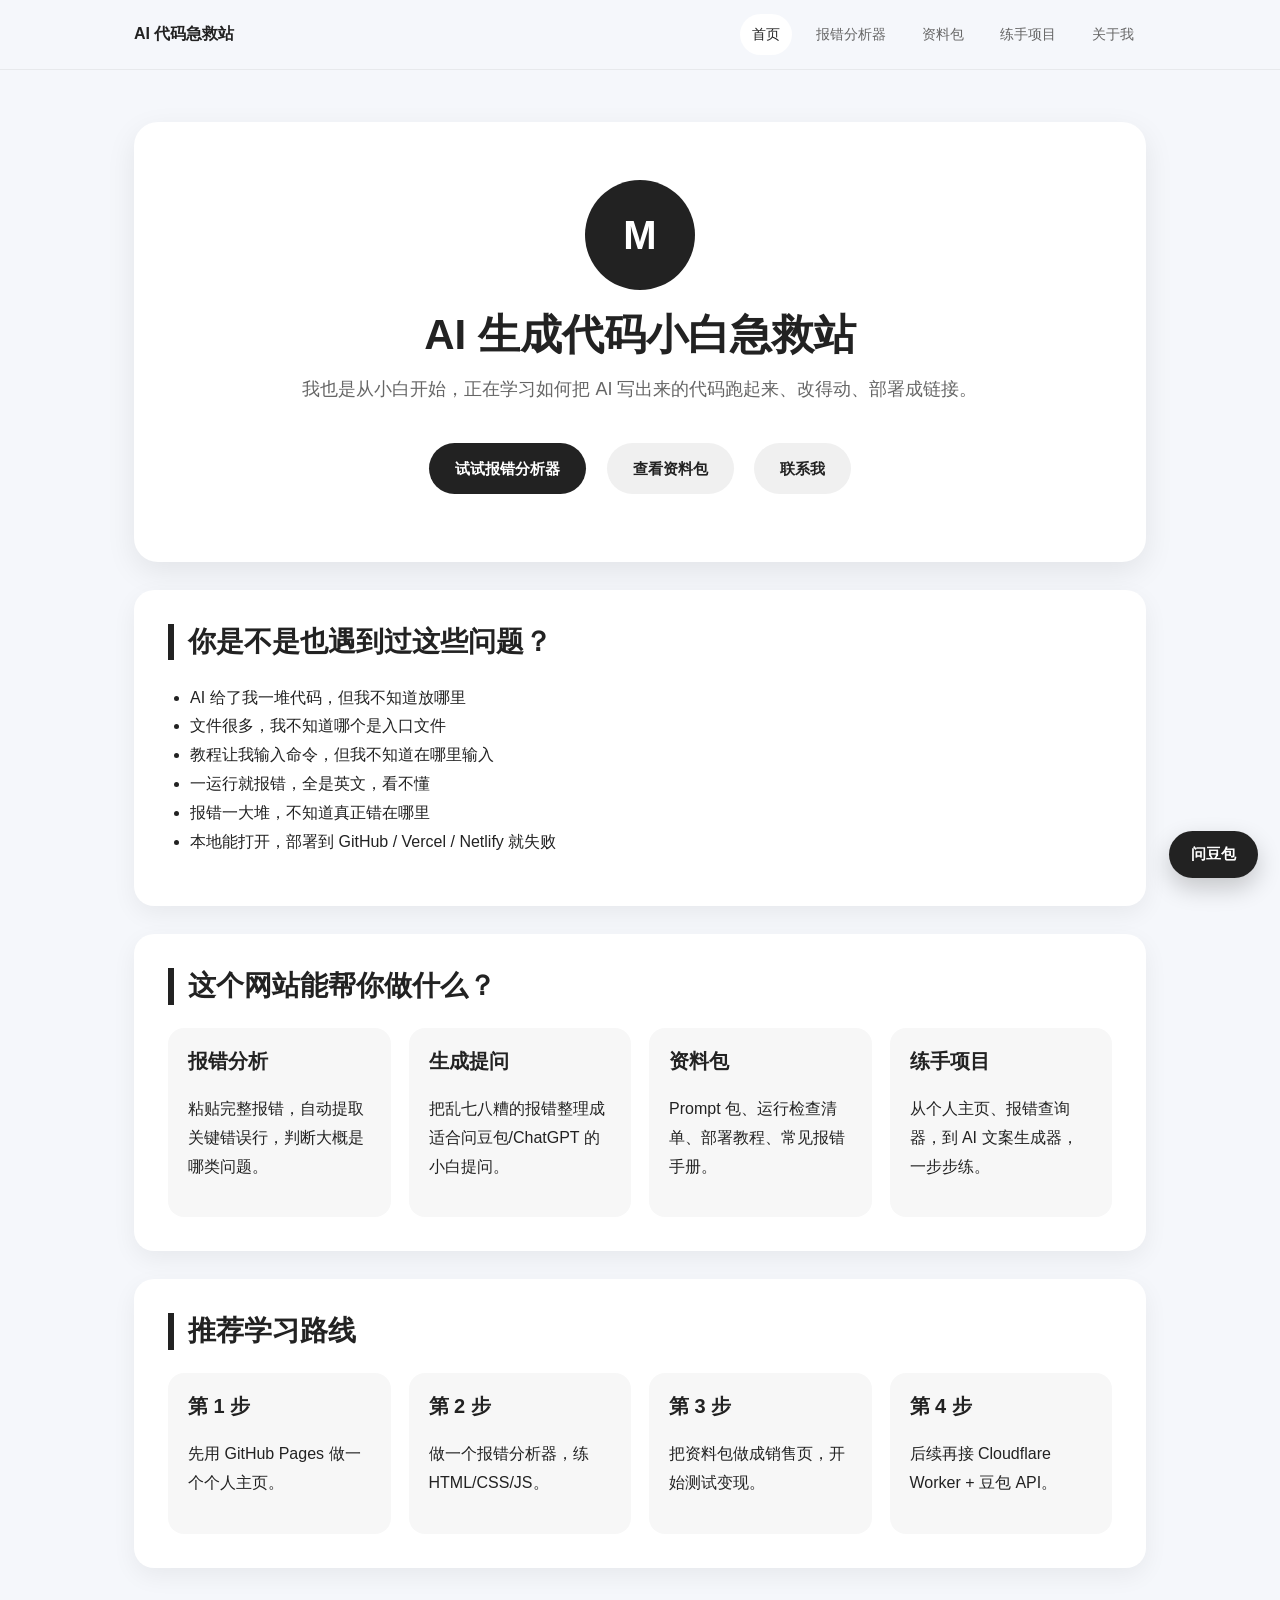
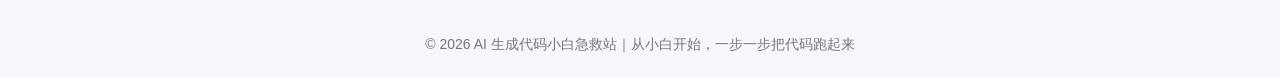
<file: index.html>
<!DOCTYPE html>
<html lang="zh-CN">
<head>
  <meta charset="UTF-8" />
  <meta name="viewport" content="width=device-width, initial-scale=1.0" />
  <title>AI 生成代码小白急救站</title>
  <link rel="stylesheet" href="style.css" />
</head>
<body>
  <header class="site-header">
    <nav class="nav">
      <a class="logo" href="index.html">AI 代码急救站</a>
      <div class="nav-links">
        <a class="active" href="index.html">首页</a>
        <a href="error.html">报错分析器</a>
        <a href="package.html">资料包</a>
        <a href="projects.html">练手项目</a>
        <a href="about.html">关于我</a>
      </div>
    </nav>
  </header>

  <main class="container">
    <section class="hero">
      <div class="avatar">M</div>
      <h1>AI 生成代码小白急救站</h1>
      <p class="subtitle">我也是从小白开始，正在学习如何把 AI 写出来的代码跑起来、改得动、部署成链接。</p>
      <a class="button" href="error.html">试试报错分析器</a>
      <a class="button secondary" href="package.html">查看资料包</a>
      <a class="button secondary" href="about.html">联系我</a>
    </section>

    <section class="section">
      <h2>你是不是也遇到过这些问题？</h2>
      <ul>
        <li>AI 给了我一堆代码，但我不知道放哪里</li>
        <li>文件很多，我不知道哪个是入口文件</li>
        <li>教程让我输入命令，但我不知道在哪里输入</li>
        <li>一运行就报错，全是英文，看不懂</li>
        <li>报错一大堆，不知道真正错在哪里</li>
        <li>本地能打开，部署到 GitHub / Vercel / Netlify 就失败</li>
      </ul>
    </section>

    <section class="section">
      <h2>这个网站能帮你做什么？</h2>
      <div class="cards">
        <div class="card">
          <h3>报错分析</h3>
          <p>粘贴完整报错，自动提取关键错误行，判断大概是哪类问题。</p>
        </div>
        <div class="card">
          <h3>生成提问</h3>
          <p>把乱七八糟的报错整理成适合问豆包/ChatGPT 的小白提问。</p>
        </div>
        <div class="card">
          <h3>资料包</h3>
          <p>Prompt 包、运行检查清单、部署教程、常见报错手册。</p>
        </div>
        <div class="card">
          <h3>练手项目</h3>
          <p>从个人主页、报错查询器，到 AI 文案生成器，一步步练。</p>
        </div>
      </div>
    </section>

    <section class="section">
      <h2>推荐学习路线</h2>
      <div class="cards">
        <div class="card"><h3>第 1 步</h3><p>先用 GitHub Pages 做一个个人主页。</p></div>
        <div class="card"><h3>第 2 步</h3><p>做一个报错分析器，练 HTML/CSS/JS。</p></div>
        <div class="card"><h3>第 3 步</h3><p>把资料包做成销售页，开始测试变现。</p></div>
        <div class="card"><h3>第 4 步</h3><p>后续再接 Cloudflare Worker + 豆包 API。</p></div>
      </div>
    </section>
  </main>

  <div class="doubao-widget">
    <button class="doubao-float-btn" onclick="toggleDoubaoBox()">问豆包</button>
    <div class="doubao-box" id="doubaoBox">
      <div class="doubao-header"><strong>豆包提问小窗</strong><button onclick="toggleDoubaoBox()">×</button></div>
      <p class="doubao-tip">把你的问题或报错粘贴进来，我帮你整理成适合问豆包的格式。</p>
      <textarea id="doubaoQuestion" class="doubao-textarea" placeholder="例如：我运行 npm run dev 报错 Module not found，不知道怎么解决..."></textarea>
      <button class="button" onclick="prepareDoubaoPrompt()">整理并复制</button>
      <button class="button secondary" onclick="openDoubao()">打开豆包</button>
      <div id="doubaoPromptBox" class="doubao-result" style="display:none;"></div>
    </div>
  </div>

  <footer class="site-footer">© 2026 AI 生成代码小白急救站｜从小白开始，一步一步把代码跑起来</footer>
  <script src="script.js"></script>
</body>
</html>
</file>
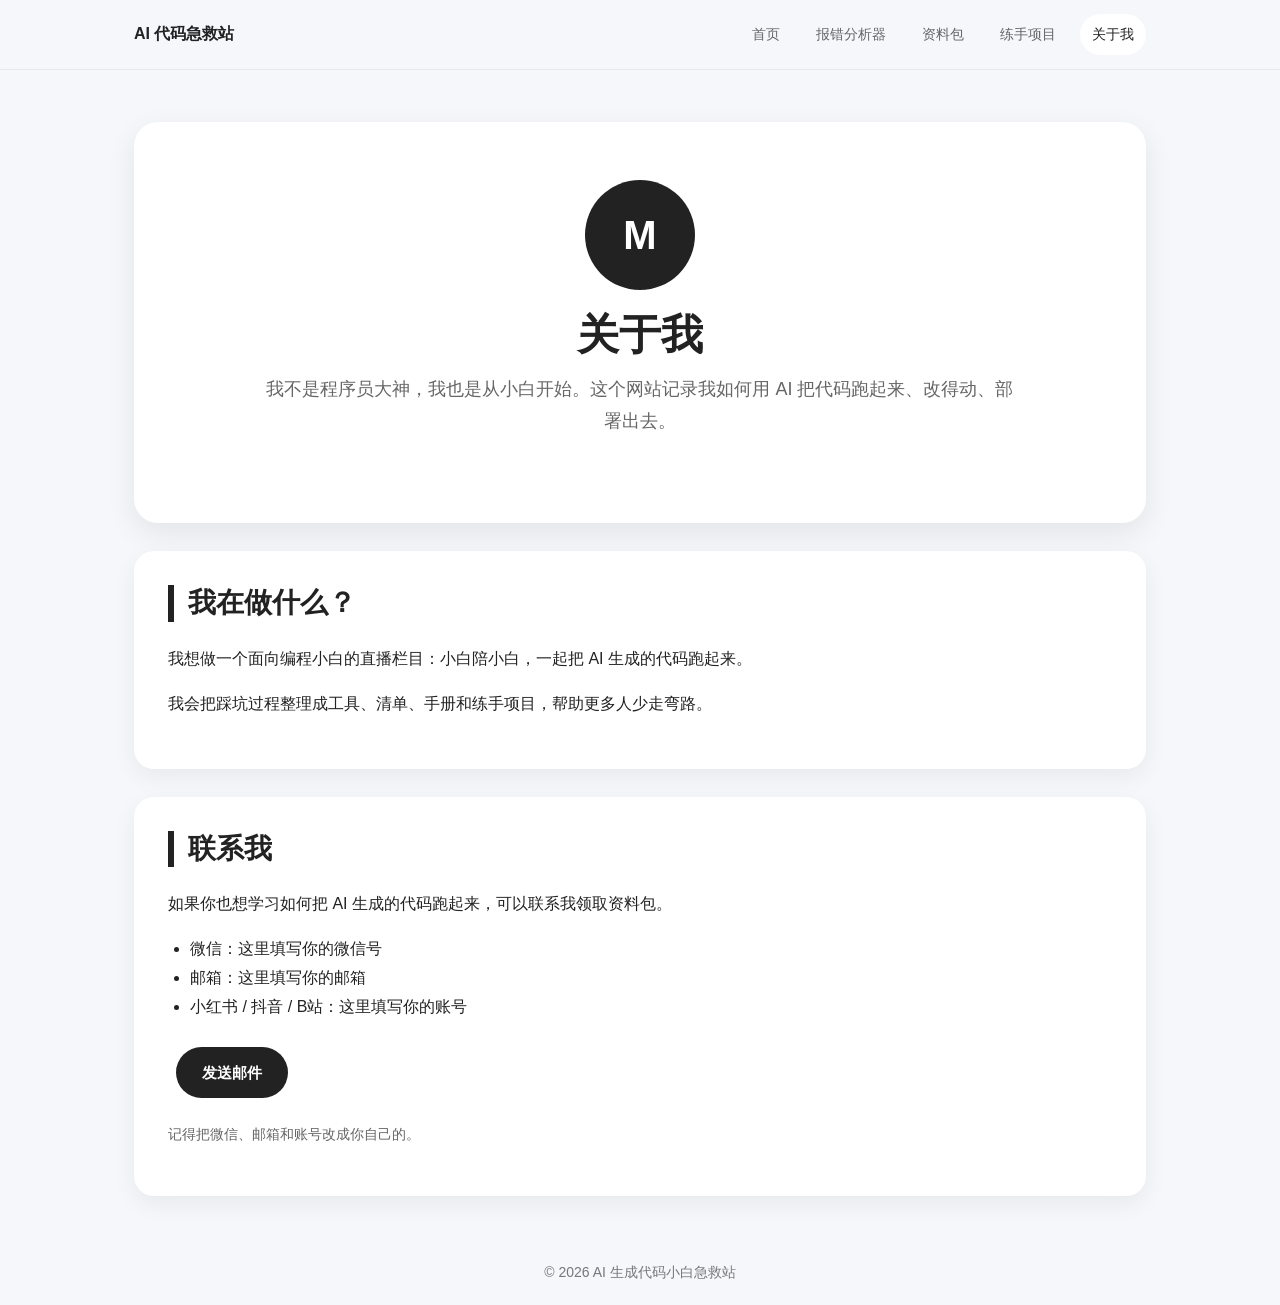
<file: about.html>
<!DOCTYPE html>
<html lang="zh-CN">
<head>
  <meta charset="UTF-8" />
  <meta name="viewport" content="width=device-width, initial-scale=1.0" />
  <title>关于我 - AI 代码急救站</title>
  <link rel="stylesheet" href="style.css" />
</head>
<body>
  <header class="site-header">
    <nav class="nav">
      <a class="logo" href="index.html">AI 代码急救站</a>
      <div class="nav-links">
        <a href="index.html">首页</a>
        <a href="error.html">报错分析器</a>
        <a href="package.html">资料包</a>
        <a href="projects.html">练手项目</a>
        <a class="active" href="about.html">关于我</a>
      </div>
    </nav>
  </header>

  <main class="container">
    <section class="hero">
      <div class="avatar">M</div>
      <h1>关于我</h1>
      <p class="subtitle">我不是程序员大神，我也是从小白开始。这个网站记录我如何用 AI 把代码跑起来、改得动、部署出去。</p>
    </section>

    <section class="section">
      <h2>我在做什么？</h2>
      <p>我想做一个面向编程小白的直播栏目：小白陪小白，一起把 AI 生成的代码跑起来。</p>
      <p>我会把踩坑过程整理成工具、清单、手册和练手项目，帮助更多人少走弯路。</p>
    </section>

    <section class="section">
      <h2>联系我</h2>
      <p>如果你也想学习如何把 AI 生成的代码跑起来，可以联系我领取资料包。</p>
      <ul>
        <li>微信：这里填写你的微信号</li>
        <li>邮箱：这里填写你的邮箱</li>
        <li>小红书 / 抖音 / B站：这里填写你的账号</li>
      </ul>
      <a class="button" href="mailto:你的邮箱@example.com">发送邮件</a>
      <p class="small-text">记得把微信、邮箱和账号改成你自己的。</p>
    </section>
  </main>

  <footer class="site-footer">© 2026 AI 生成代码小白急救站</footer>
  <script src="script.js"></script>
</body>
</html>
</file>
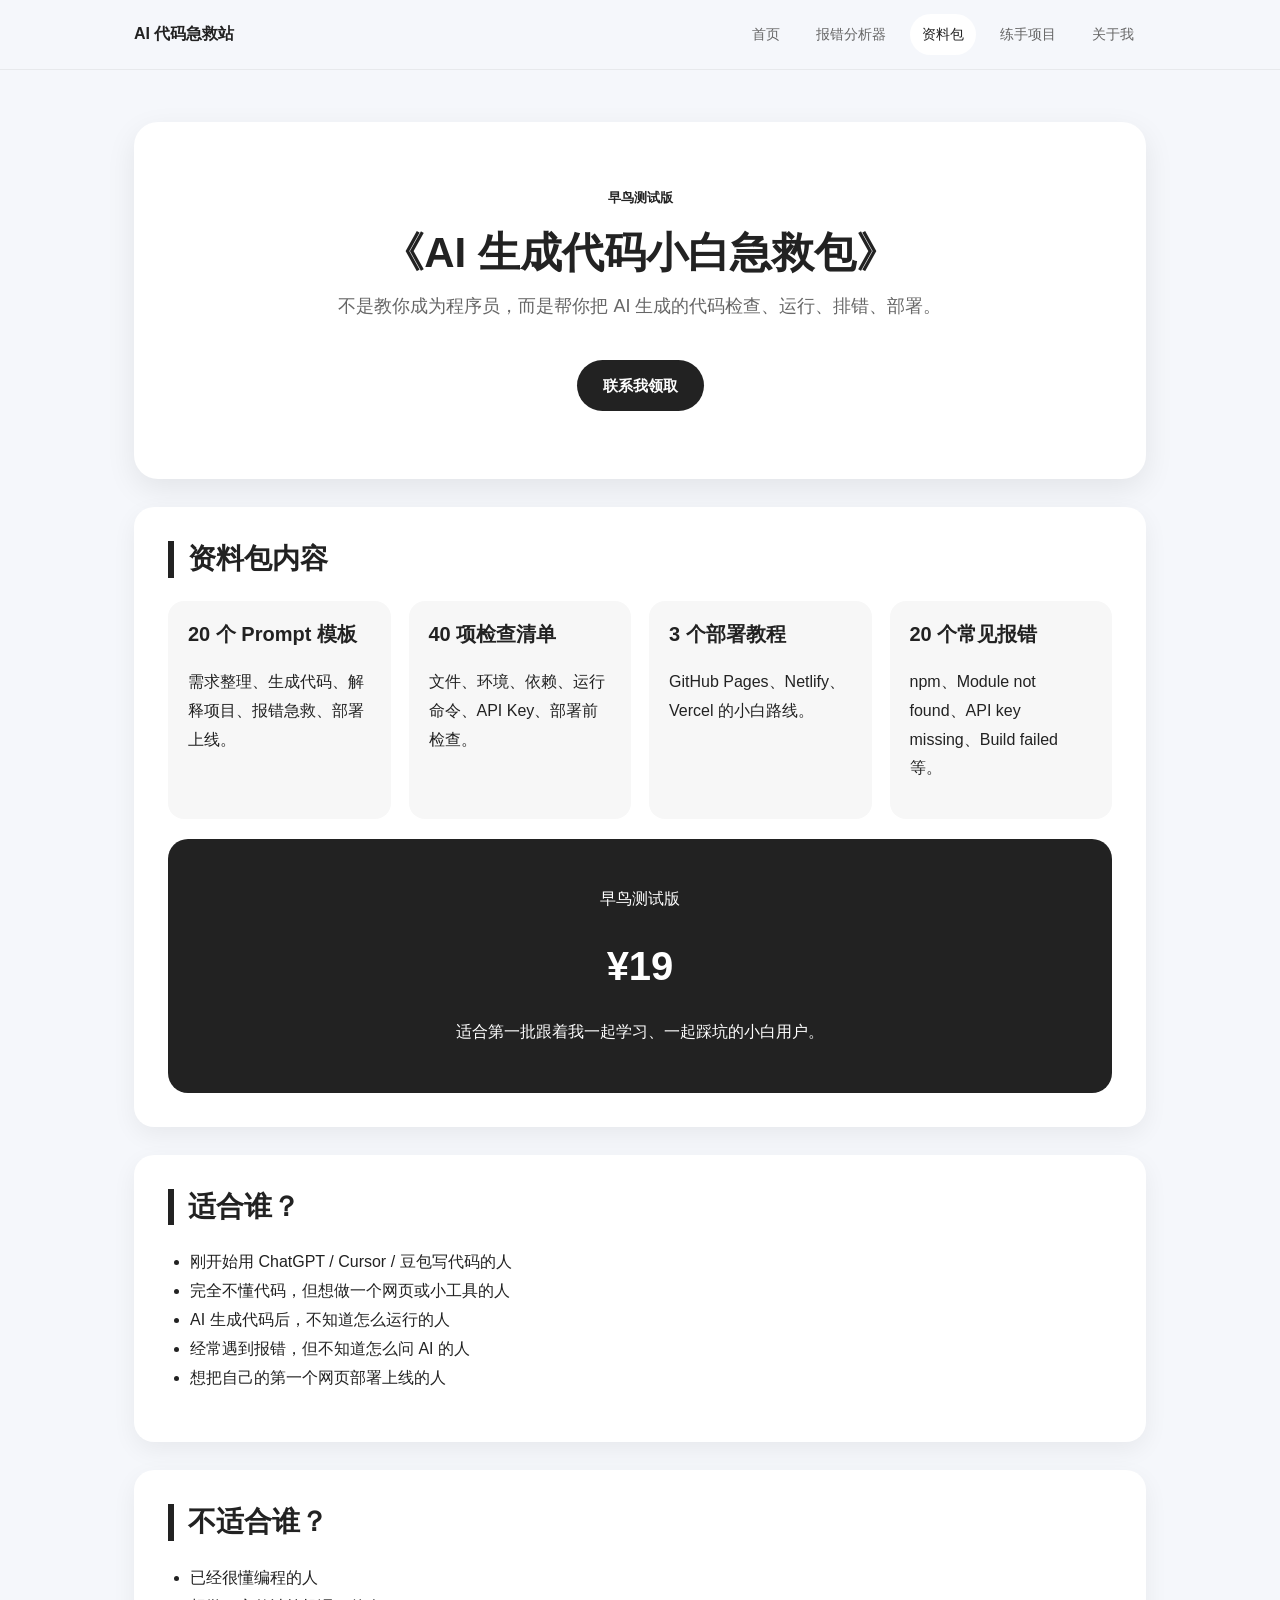
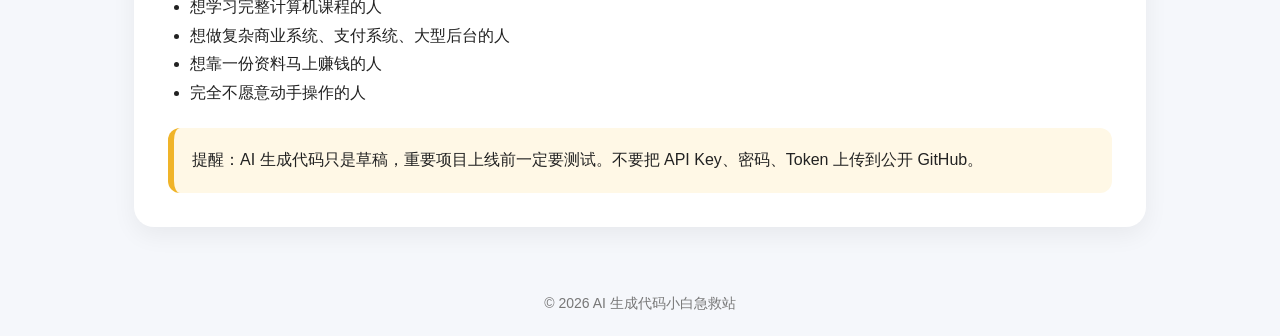
<file: package.html>
<!DOCTYPE html>
<html lang="zh-CN">
<head>
  <meta charset="UTF-8" />
  <meta name="viewport" content="width=device-width, initial-scale=1.0" />
  <title>AI 生成代码小白急救包</title>
  <link rel="stylesheet" href="style.css" />
</head>
<body>
  <header class="site-header">
    <nav class="nav">
      <a class="logo" href="index.html">AI 代码急救站</a>
      <div class="nav-links">
        <a href="index.html">首页</a>
        <a href="error.html">报错分析器</a>
        <a class="active" href="package.html">资料包</a>
        <a href="projects.html">练手项目</a>
        <a href="about.html">关于我</a>
      </div>
    </nav>
  </header>

  <main class="container">
    <section class="hero">
      <span class="badge">早鸟测试版</span>
      <h1>《AI 生成代码小白急救包》</h1>
      <p class="subtitle">不是教你成为程序员，而是帮你把 AI 生成的代码检查、运行、排错、部署。</p>
      <a class="button" href="about.html">联系我领取</a>
    </section>

    <section class="section">
      <h2>资料包内容</h2>
      <div class="cards">
        <div class="card"><h3>20 个 Prompt 模板</h3><p>需求整理、生成代码、解释项目、报错急救、部署上线。</p></div>
        <div class="card"><h3>40 项检查清单</h3><p>文件、环境、依赖、运行命令、API Key、部署前检查。</p></div>
        <div class="card"><h3>3 个部署教程</h3><p>GitHub Pages、Netlify、Vercel 的小白路线。</p></div>
        <div class="card"><h3>20 个常见报错</h3><p>npm、Module not found、API key missing、Build failed 等。</p></div>
      </div>
      <div class="price-box">
        <p>早鸟测试版</p>
        <div class="price">¥19</div>
        <p>适合第一批跟着我一起学习、一起踩坑的小白用户。</p>
      </div>
    </section>

    <section class="section">
      <h2>适合谁？</h2>
      <ul>
        <li>刚开始用 ChatGPT / Cursor / 豆包写代码的人</li>
        <li>完全不懂代码，但想做一个网页或小工具的人</li>
        <li>AI 生成代码后，不知道怎么运行的人</li>
        <li>经常遇到报错，但不知道怎么问 AI 的人</li>
        <li>想把自己的第一个网页部署上线的人</li>
      </ul>
    </section>

    <section class="section">
      <h2>不适合谁？</h2>
      <ul>
        <li>已经很懂编程的人</li>
        <li>想学习完整计算机课程的人</li>
        <li>想做复杂商业系统、支付系统、大型后台的人</li>
        <li>想靠一份资料马上赚钱的人</li>
        <li>完全不愿意动手操作的人</li>
      </ul>
      <div class="notice">提醒：AI 生成代码只是草稿，重要项目上线前一定要测试。不要把 API Key、密码、Token 上传到公开 GitHub。</div>
    </section>
  </main>

  <footer class="site-footer">© 2026 AI 生成代码小白急救站</footer>
  <script src="script.js"></script>
</body>
</html>
</file>
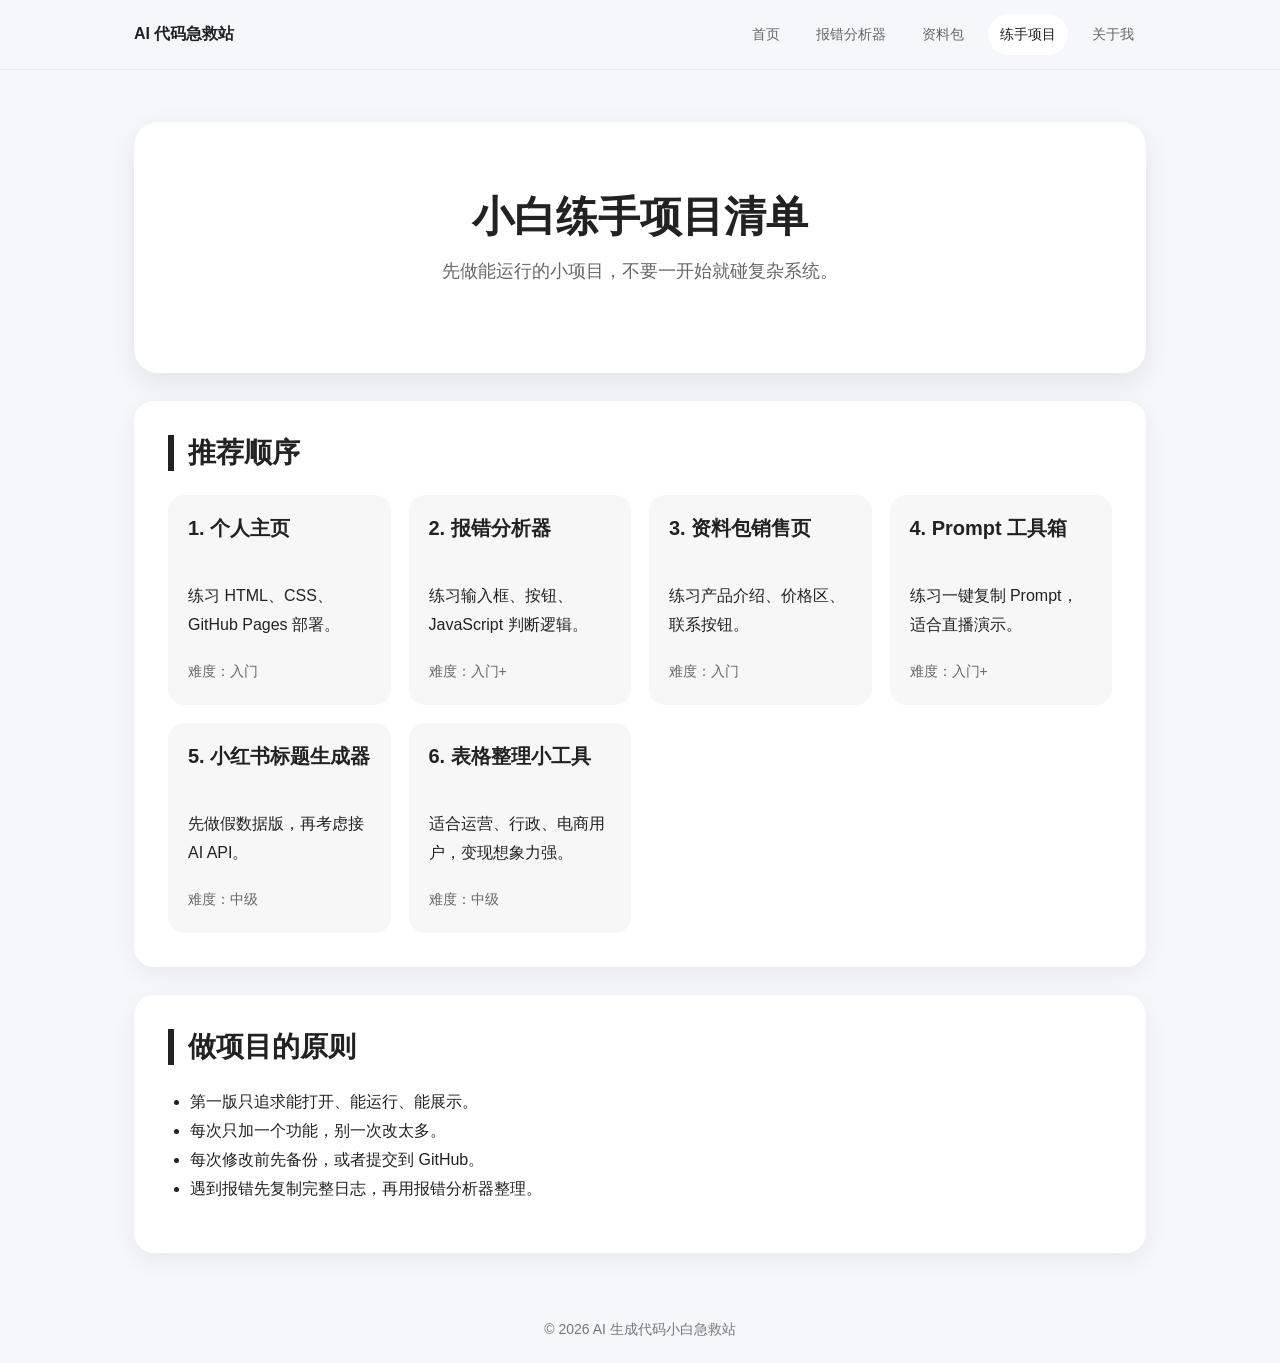
<file: projects.html>
<!DOCTYPE html>
<html lang="zh-CN">
<head>
  <meta charset="UTF-8" />
  <meta name="viewport" content="width=device-width, initial-scale=1.0" />
  <title>练手项目 - AI 代码急救站</title>
  <link rel="stylesheet" href="style.css" />
</head>
<body>
  <header class="site-header">
    <nav class="nav">
      <a class="logo" href="index.html">AI 代码急救站</a>
      <div class="nav-links">
        <a href="index.html">首页</a>
        <a href="error.html">报错分析器</a>
        <a href="package.html">资料包</a>
        <a class="active" href="projects.html">练手项目</a>
        <a href="about.html">关于我</a>
      </div>
    </nav>
  </header>

  <main class="container">
    <section class="hero">
      <h1>小白练手项目清单</h1>
      <p class="subtitle">先做能运行的小项目，不要一开始就碰复杂系统。</p>
    </section>

    <section class="section">
      <h2>推荐顺序</h2>
      <div class="cards">
        <div class="card project-card"><h3>1. 个人主页</h3><p>练习 HTML、CSS、GitHub Pages 部署。</p><span class="small-text">难度：入门</span></div>
        <div class="card project-card"><h3>2. 报错分析器</h3><p>练习输入框、按钮、JavaScript 判断逻辑。</p><span class="small-text">难度：入门+</span></div>
        <div class="card project-card"><h3>3. 资料包销售页</h3><p>练习产品介绍、价格区、联系按钮。</p><span class="small-text">难度：入门</span></div>
        <div class="card project-card"><h3>4. Prompt 工具箱</h3><p>练习一键复制 Prompt，适合直播演示。</p><span class="small-text">难度：入门+</span></div>
        <div class="card project-card"><h3>5. 小红书标题生成器</h3><p>先做假数据版，再考虑接 AI API。</p><span class="small-text">难度：中级</span></div>
        <div class="card project-card"><h3>6. 表格整理小工具</h3><p>适合运营、行政、电商用户，变现想象力强。</p><span class="small-text">难度：中级</span></div>
      </div>
    </section>

    <section class="section">
      <h2>做项目的原则</h2>
      <ul>
        <li>第一版只追求能打开、能运行、能展示。</li>
        <li>每次只加一个功能，别一次改太多。</li>
        <li>每次修改前先备份，或者提交到 GitHub。</li>
        <li>遇到报错先复制完整日志，再用报错分析器整理。</li>
      </ul>
    </section>
  </main>

  <footer class="site-footer">© 2026 AI 生成代码小白急救站</footer>
  <script src="script.js"></script>
</body>
</html>
</file>
<file: style.css>
:root {
  --bg: #f5f7fb;
  --card: #ffffff;
  --text: #222222;
  --muted: #666666;
  --line: #e8e8e8;
  --dark: #222222;
  --soft: #f7f7f7;
  --warning: #fff8e6;
  --warning-border: #f0b429;
  --danger: #b00020;
  --shadow: 0 10px 30px rgba(0, 0, 0, 0.08);
  --radius-lg: 24px;
  --radius-md: 18px;
  --radius-sm: 12px;
}

* {
  box-sizing: border-box;
}

html {
  scroll-behavior: smooth;
}

body {
  margin: 0;
  font-family: Arial, "Microsoft YaHei", sans-serif;
  background: var(--bg);
  color: var(--text);
  line-height: 1.8;
}

a {
  color: inherit;
}

.container {
  max-width: 1060px;
  margin: 0 auto;
  padding: 24px;
}

.site-header {
  position: sticky;
  top: 0;
  z-index: 50;
  background: rgba(245, 247, 251, 0.92);
  backdrop-filter: blur(12px);
  border-bottom: 1px solid rgba(0, 0, 0, 0.06);
}

.nav {
  max-width: 1060px;
  margin: 0 auto;
  padding: 14px 24px;
  display: flex;
  align-items: center;
  justify-content: space-between;
  gap: 20px;
}

.logo {
  font-weight: 800;
  text-decoration: none;
  white-space: nowrap;
}

.nav-links {
  display: flex;
  gap: 12px;
  align-items: center;
  flex-wrap: wrap;
  justify-content: flex-end;
}

.nav-links a {
  text-decoration: none;
  color: var(--muted);
  font-size: 14px;
  padding: 8px 12px;
  border-radius: 999px;
}

.nav-links a:hover,
.nav-links a.active {
  color: var(--text);
  background: #fff;
}

.hero {
  background: var(--card);
  border-radius: var(--radius-lg);
  padding: 58px 36px;
  text-align: center;
  box-shadow: var(--shadow);
  margin-top: 28px;
}

.avatar {
  width: 110px;
  height: 110px;
  border-radius: 50%;
  background: var(--dark);
  color: #fff;
  display: flex;
  align-items: center;
  justify-content: center;
  margin: 0 auto 20px;
  font-size: 40px;
  font-weight: bold;
}

h1 {
  font-size: 42px;
  line-height: 1.2;
  margin: 12px 0;
}

.subtitle {
  font-size: 18px;
  color: var(--muted);
  margin: 0 auto 28px;
  max-width: 760px;
}

.button {
  display: inline-block;
  margin: 10px 8px;
  padding: 12px 26px;
  border-radius: 999px;
  background: var(--dark);
  color: #fff;
  text-decoration: none;
  font-weight: bold;
  border: none;
  cursor: pointer;
  font-size: 15px;
  text-align: center;
}

.button:hover {
  background: #444;
}

.button.secondary {
  background: #f0f0f0;
  color: var(--text);
}

.button.secondary:hover {
  background: #e2e2e2;
}

.section {
  background: var(--card);
  margin-top: 28px;
  padding: 34px;
  border-radius: 20px;
  box-shadow: 0 8px 24px rgba(0, 0, 0, 0.06);
}

.section h2 {
  font-size: 28px;
  line-height: 1.3;
  margin-top: 0;
  border-left: 6px solid var(--dark);
  padding-left: 14px;
}

.section h3 {
  line-height: 1.35;
}

.grid,
.cards {
  display: grid;
  grid-template-columns: repeat(auto-fit, minmax(220px, 1fr));
  gap: 18px;
  margin-top: 20px;
}

.card {
  background: var(--soft);
  padding: 20px;
  border-radius: 16px;
}

.card h3 {
  margin-top: 0;
  font-size: 20px;
}

ul {
  padding-left: 22px;
}

.notice {
  background: var(--warning);
  border-left: 6px solid var(--warning-border);
  padding: 18px;
  border-radius: 12px;
  margin-top: 20px;
}

.price-box {
  background: var(--dark);
  color: #fff;
  padding: 30px;
  border-radius: 20px;
  text-align: center;
  margin-top: 20px;
}

.price {
  font-size: 40px;
  font-weight: bold;
  margin: 8px 0;
}

.badge {
  display: inline-block;
  background: #fff;
  color: var(--text);
  padding: 6px 12px;
  border-radius: 999px;
  font-size: 13px;
  font-weight: bold;
}

.small-text {
  color: var(--muted);
  font-size: 14px;
}

textarea,
.input {
  width: 100%;
  margin-top: 16px;
  padding: 18px;
  border: 1px solid #ddd;
  border-radius: 16px;
  font-size: 15px;
  line-height: 1.7;
  box-sizing: border-box;
  font-family: Consolas, Monaco, "Microsoft YaHei", monospace;
}

textarea {
  min-height: 240px;
  resize: vertical;
}

textarea:focus,
.input:focus {
  outline: none;
  border-color: var(--dark);
  box-shadow: 0 0 0 3px rgba(0, 0, 0, 0.08);
}

.actions,
.analyzer-actions {
  margin-top: 18px;
}

.result-box {
  margin-top: 24px;
  padding: 24px;
  background: var(--soft);
  border-radius: 18px;
  border-left: 6px solid var(--dark);
}

.result-box h3 {
  margin-top: 0;
}

.key-lines {
  background: var(--dark);
  color: #fff;
  padding: 16px;
  border-radius: 12px;
  white-space: pre-wrap;
  overflow-x: auto;
  font-size: 14px;
  margin-top: 10px;
}

.copy-prompt {
  background: #fff;
  border: 1px dashed #999;
  padding: 16px;
  border-radius: 12px;
  white-space: pre-wrap;
  font-size: 14px;
  margin-top: 10px;
}

.warning-text {
  color: var(--danger);
  font-weight: bold;
}

.project-card {
  display: flex;
  flex-direction: column;
  justify-content: space-between;
  min-height: 210px;
}

.site-footer {
  text-align: center;
  color: #777;
  margin: 40px 0 20px;
  font-size: 14px;
}

.doubao-widget {
  position: fixed;
  right: 22px;
  bottom: 22px;
  z-index: 9999;
}

.doubao-float-btn {
  background: var(--dark);
  color: #fff;
  border: none;
  border-radius: 999px;
  padding: 14px 22px;
  font-size: 15px;
  font-weight: bold;
  cursor: pointer;
  box-shadow: 0 10px 25px rgba(0, 0, 0, 0.2);
}

.doubao-box {
  display: none;
  width: 360px;
  max-width: calc(100vw - 40px);
  background: #fff;
  border-radius: 18px;
  box-shadow: 0 12px 35px rgba(0, 0, 0, 0.2);
  padding: 18px;
  margin-bottom: 12px;
}

.doubao-header {
  display: flex;
  justify-content: space-between;
  align-items: center;
}

.doubao-header button {
  border: none;
  background: #f0f0f0;
  border-radius: 50%;
  width: 28px;
  height: 28px;
  cursor: pointer;
  font-size: 18px;
  line-height: 28px;
}

.doubao-tip {
  font-size: 14px;
  color: var(--muted);
  line-height: 1.6;
}

.doubao-textarea {
  min-height: 130px;
  margin-top: 10px;
}

.doubao-result {
  margin-top: 14px;
  padding: 14px;
  background: var(--soft);
  border-radius: 12px;
  font-size: 14px;
  white-space: pre-wrap;
  border-left: 5px solid var(--dark);
  max-height: 220px;
  overflow-y: auto;
}

@media (max-width: 760px) {
  .nav {
    align-items: flex-start;
    flex-direction: column;
  }

  .nav-links {
    justify-content: flex-start;
  }

  h1 {
    font-size: 32px;
  }

  .hero {
    padding: 38px 22px;
  }

  .section {
    padding: 24px;
  }

  .button {
    width: 100%;
    box-sizing: border-box;
    margin: 8px 0;
  }

  .doubao-widget {
    right: 14px;
    bottom: 14px;
  }

  .doubao-box {
    width: calc(100vw - 28px);
  }

  .doubao-float-btn {
    padding: 12px 18px;
  }
}
</file>
